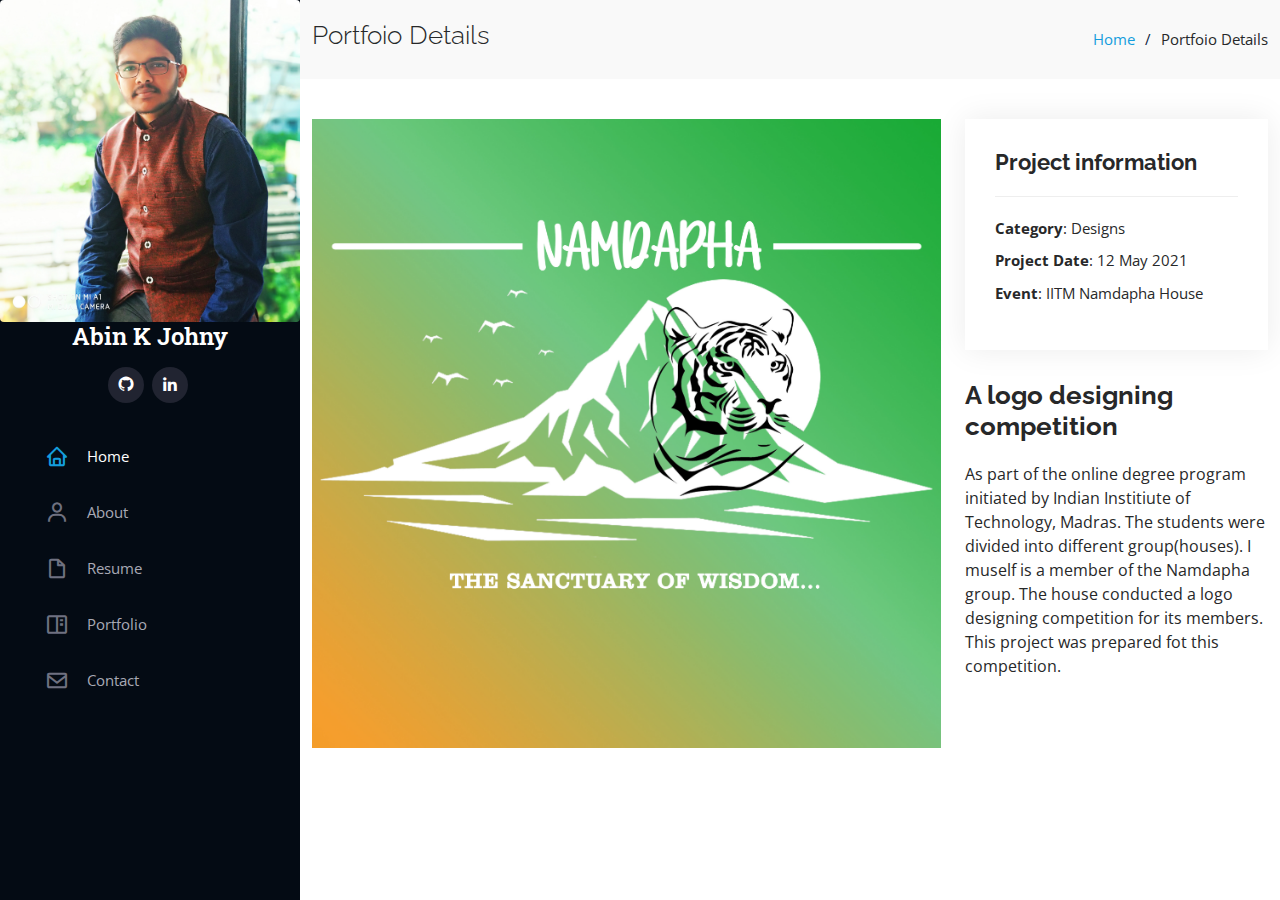
<file: portfolio-details.html>
<!DOCTYPE html>
<html lang="en">

<head>
  <meta charset="utf-8">
  <meta content="width=device-width, initial-scale=1.0" name="viewport">

  <title>Logo Design</title>
  <meta content="" name="description">
  <meta content="" name="keywords">

  <!-- Favicons -->
  <link href="assets/img/favicon.png" rel="icon">
  <link href="assets/img/apple-touch-icon.png" rel="apple-touch-icon">

  <!-- Google Fonts -->
  <link
   href="https://fonts.googleapis.com/css?family=Open+Sans:300,300i,400,400i,600,600i,700,700i|Raleway:300,300i,400,400i,500,500i,600,600i,700,700i|Poppins:300,300i,400,400i,500,500i,600,600i,700,700i" rel="stylesheet">
   <link rel="preconnect" href="https://fonts.googleapis.com">
   <link rel="preconnect" href="https://fonts.gstatic.com" crossorigin>
   <link
     href="https://fonts.googleapis.com/css2?family=Caveat:wght@400;500;600;700&family=Dancing+Script:wght@400;500;600;700&family=Inspiration&family=Kolker+Brush&family=Licorice&family=Merriweather:ital,wght@0,300;0,400;1,300;1,400&family=Montserrat:wght@100&family=Pacifico&family=Pushster&family=Roboto+Slab:wght@100;200;300;400;500;600;700&family=Vujahday+Script&family=Waterfall&display=swap"
     rel="stylesheet">
  <!-- Vendor CSS Files -->
  <link href="assets/vendor/aos/aos.css" rel="stylesheet">
  <link href="assets/vendor/bootstrap/css/bootstrap.min.css" rel="stylesheet">
  <link href="assets/vendor/bootstrap-icons/bootstrap-icons.css" rel="stylesheet">
  <link href="assets/vendor/boxicons/css/boxicons.min.css" rel="stylesheet">
  <link href="assets/vendor/glightbox/css/glightbox.min.css" rel="stylesheet">
  <link href="assets/vendor/swiper/swiper-bundle.min.css" rel="stylesheet">

  <!-- Template Main CSS File -->
  <link href="assets/css/style.css" rel="stylesheet">

</head>

<body>

  <!-- ======= Mobile nav toggle button ======= -->
  <i class="bi bi-list mobile-nav-toggle d-xl-none"></i>

  <!-- ======= Header ======= -->
  <header id="header">
    <div class="d-flex flex-column">

      <div class="profile">
        <img src="assets/img/IMG_20180927_103212.jpg" class="rounded" alt="Cinque Terre">
        <h1 class="text-light"><a href="index.html">Abin K Johny</a></h1>
        <div class="social-links mt-3 text-center">
          <a href="#" class="github"><i class="bx bxl-github"></i></a>
          <a href="#" class="linkedin"><i class="bx bxl-linkedin"></i></a>
        </div>
      </div>

      <nav id="navbar" class="nav-menu navbar">
        <ul>
          <li><a href="#hero" class="nav-link scrollto active"><i class="bx bx-home"></i> <span>Home</span></a></li>
          <li><a href="#about" class="nav-link scrollto"><i class="bx bx-user"></i> <span>About</span></a></li>
          <li><a href="#resume" class="nav-link scrollto"><i class="bx bx-file-blank"></i> <span>Resume</span></a></li>
          <li><a href="#portfolio" class="nav-link scrollto"><i class="bx bx-book-content"></i> <span>Portfolio</span></a></li>          
          <li><a href="#contact" class="nav-link scrollto"><i class="bx bx-envelope"></i> <span>Contact</span></a></li>
        </ul>
      </nav><!-- .nav-menu -->
    </div>
  </header><!-- End Header -->

  <main id="main">

    <!-- ======= Breadcrumbs ======= -->
    <section id="breadcrumbs" class="breadcrumbs">
      <div class="container">

        <div class="d-flex justify-content-between align-items-center">
          <h2>Portfoio Details</h2>
          <ol>
            <li><a href="index.html">Home</a></li>
            <li>Portfoio Details</li>
          </ol>
        </div>

      </div>
    </section><!-- End Breadcrumbs -->

    <!-- ======= Portfolio Details Section ======= -->
    <section id="portfolio-details" class="portfolio-details">
      <div class="container">

        <div class="row gy-4">

          <div class="col-lg-8">
            <div class="portfolio-details-slider swiper">
              <div class="swiper-wrapper align-items-center">

                <div class="swiper-slide">
                  <img src="assets/img/portfolio/IITM Logo.jpg" alt="">
                </div>

                <!-- <div class="swiper-slide">
                  <img src="assets/img/portfolio/portfolio-details-2.jpg" alt="">
                </div>

                <div class="swiper-slide">
                  <img src="assets/img/portfolio/portfolio-details-3.jpg" alt="">
                </div> -->

              </div>
              <div class="swiper-pagination"></div>
            </div>
          </div>

          <div class="col-lg-4">
            <div class="portfolio-info">
              <h3>Project information</h3>
              <ul>
                <li><strong>Category</strong>: Designs</li>
                <li><strong>Project Date</strong>: 12 May 2021</li>
                <li><strong>Event</strong>: IITM Namdapha House</li>                
              </ul>
            </div>
            <div class="portfolio-description">
              <h2>A logo designing competition</h2>
              <p>
                As part of the online degree program initiated by Indian Institiute of Technology, Madras. The students were divided into different group(houses). I muself is a member of the Namdapha group.
                The house conducted a logo designing competition for its members. This project was prepared fot this competition.</p>
            </div>
          </div>

        </div>

      </div>
    </section><!-- End Portfolio Details Section -->

  </main>
  <!-- End #main -->



  <a href="#" class="back-to-top d-flex align-items-center justify-content-center"><i class="bi bi-arrow-up-short"></i></a>

  <!-- Vendor JS Files -->
  <script src="assets/vendor/purecounter/purecounter.js"></script>
  <script src="assets/vendor/aos/aos.js"></script>
  <script src="assets/vendor/bootstrap/js/bootstrap.bundle.min.js"></script>
  <script src="assets/vendor/glightbox/js/glightbox.min.js"></script>
  <script src="assets/vendor/isotope-layout/isotope.pkgd.min.js"></script>
  <script src="assets/vendor/swiper/swiper-bundle.min.js"></script>
  <script src="assets/vendor/typed.js/typed.min.js"></script>
  <script src="assets/vendor/waypoints/noframework.waypoints.js"></script>
  <script src="assets/vendor/php-email-form/validate.js"></script>

  <!-- Template Main JS File -->
  <script src="assets/js/main.js"></script>

</body>

</html>
</file>
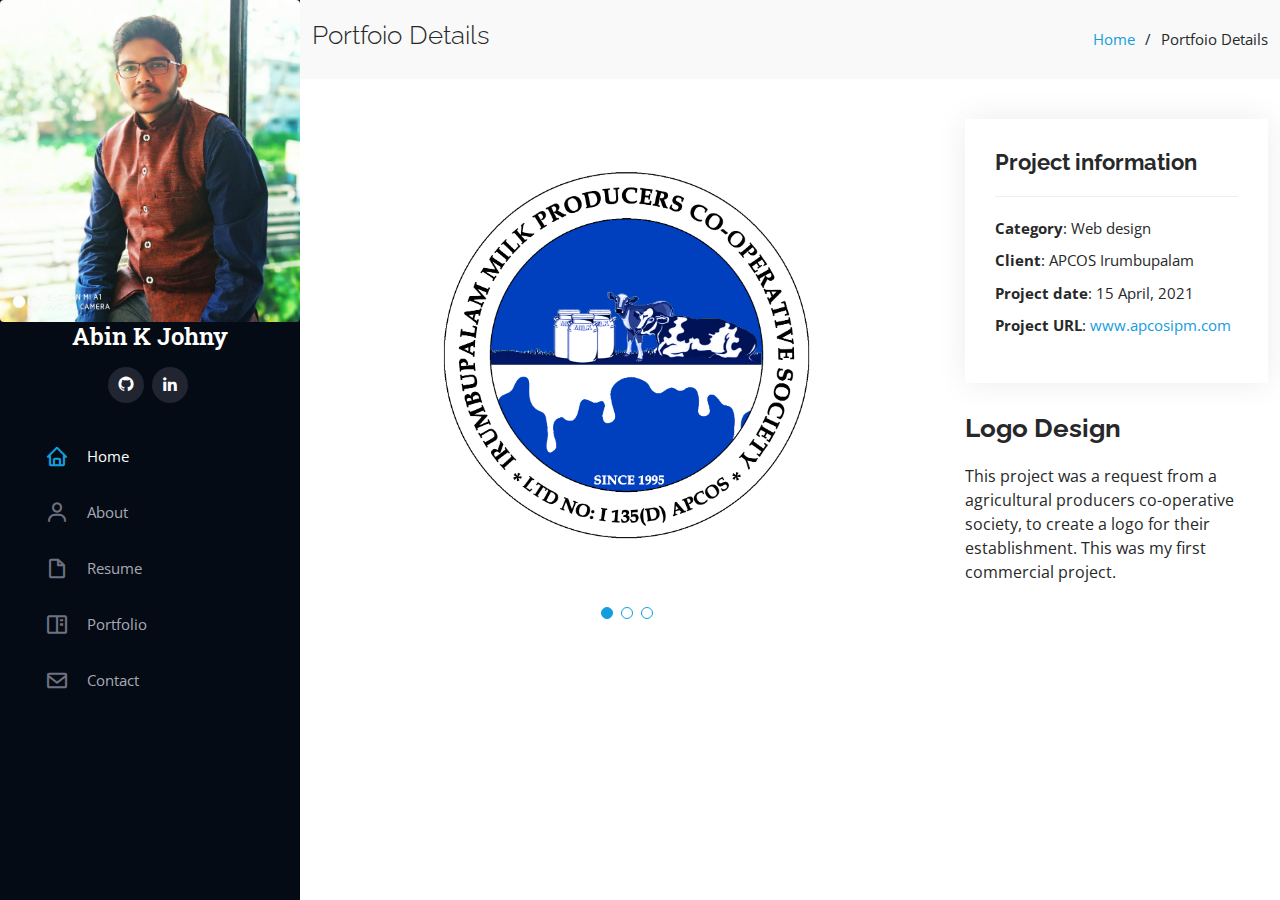
<file: portfolio-details2.html>
<!DOCTYPE html>
<html lang="en">

<head>
  <meta charset="utf-8">
  <meta content="width=device-width, initial-scale=1.0" name="viewport">

  <title>Portfolio Details - iPortfolio Bootstrap Template</title>
  <meta content="" name="description">
  <meta content="" name="keywords">

  <!-- Favicons -->
  <link href="assets/img/favicon.png" rel="icon">
  <link href="assets/img/apple-touch-icon.png" rel="apple-touch-icon">

  <!-- Google Fonts -->
  <link
   href="https://fonts.googleapis.com/css?family=Open+Sans:300,300i,400,400i,600,600i,700,700i|Raleway:300,300i,400,400i,500,500i,600,600i,700,700i|Poppins:300,300i,400,400i,500,500i,600,600i,700,700i" rel="stylesheet">
   <link rel="preconnect" href="https://fonts.googleapis.com">
   <link rel="preconnect" href="https://fonts.gstatic.com" crossorigin>
   <link
     href="https://fonts.googleapis.com/css2?family=Caveat:wght@400;500;600;700&family=Dancing+Script:wght@400;500;600;700&family=Inspiration&family=Kolker+Brush&family=Licorice&family=Merriweather:ital,wght@0,300;0,400;1,300;1,400&family=Montserrat:wght@100&family=Pacifico&family=Pushster&family=Roboto+Slab:wght@100;200;300;400;500;600;700&family=Vujahday+Script&family=Waterfall&display=swap"
     rel="stylesheet">
  <!-- Vendor CSS Files -->
  <link href="assets/vendor/aos/aos.css" rel="stylesheet">
  <link href="assets/vendor/bootstrap/css/bootstrap.min.css" rel="stylesheet">
  <link href="assets/vendor/bootstrap-icons/bootstrap-icons.css" rel="stylesheet">
  <link href="assets/vendor/boxicons/css/boxicons.min.css" rel="stylesheet">
  <link href="assets/vendor/glightbox/css/glightbox.min.css" rel="stylesheet">
  <link href="assets/vendor/swiper/swiper-bundle.min.css" rel="stylesheet">

  <!-- Template Main CSS File -->
  <link href="assets/css/style.css" rel="stylesheet">

</head>

<body>

  <!-- ======= Mobile nav toggle button ======= -->
  <i class="bi bi-list mobile-nav-toggle d-xl-none"></i>

  <!-- ======= Header ======= -->
  <header id="header">
    <div class="d-flex flex-column">

      <div class="profile">
        <img src="assets/img/IMG_20180927_103212.jpg" class="rounded" alt="Cinque Terre">
        <h1 class="text-light"><a href="index.html">Abin K Johny</a></h1>
        <div class="social-links mt-3 text-center">
          <a href="#" class="github"><i class="bx bxl-github"></i></a>
          <a href="#" class="linkedin"><i class="bx bxl-linkedin"></i></a>
        </div>
      </div>

      <nav id="navbar" class="nav-menu navbar">
        <ul>
          <li><a href="#hero" class="nav-link scrollto active"><i class="bx bx-home"></i> <span>Home</span></a></li>
          <li><a href="#about" class="nav-link scrollto"><i class="bx bx-user"></i> <span>About</span></a></li>
          <li><a href="#resume" class="nav-link scrollto"><i class="bx bx-file-blank"></i> <span>Resume</span></a></li>
          <li><a href="#portfolio" class="nav-link scrollto"><i class="bx bx-book-content"></i> <span>Portfolio</span></a></li>          
          <li><a href="#contact" class="nav-link scrollto"><i class="bx bx-envelope"></i> <span>Contact</span></a></li>
        </ul>
      </nav><!-- .nav-menu -->
    </div>
  </header><!-- End Header -->

  <main id="main">

    <!-- ======= Breadcrumbs ======= -->
    <section id="breadcrumbs" class="breadcrumbs">
      <div class="container">

        <div class="d-flex justify-content-between align-items-center">
          <h2>Portfoio Details</h2>
          <ol>
            <li><a href="index.html">Home</a></li>
            <li>Portfoio Details</li>
          </ol>
        </div>

      </div>
    </section><!-- End Breadcrumbs -->

    <!-- ======= Portfolio Details Section ======= -->
    <section id="portfolio-details" class="portfolio-details">
      <div class="container">

        <div class="row gy-4">

          <div class="col-lg-8">
            <div class="portfolio-details-slider swiper">
              <div class="swiper-wrapper align-items-center">

                <div class="swiper-slide">
                  <img src="assets/img/portfolio/Logo.jpg" alt="">
                </div>

                <div class="swiper-slide">
                  <img src="assets/img/portfolio/Milma Logo 1.jpg" alt="">
                </div>

                <div class="swiper-slide">
                  <img src="assets/img/portfolio/Screenshot from 2021-12-23 13-10-47.png" alt="">
                </div>

              </div>
              <div class="swiper-pagination"></div>
            </div>
          </div>

          <div class="col-lg-4">
            <div class="portfolio-info">
              <h3>Project information</h3>
              <ul>
                <li><strong>Category</strong>: Web design</li>
                <li><strong>Client</strong>: APCOS Irumbupalam</li>
                <li><strong>Project date</strong>: 15 April, 2021</li>
                <li><strong>Project URL</strong>: <a href="#">www.apcosipm.com</a></li>
              </ul>
            </div>
            <div class="portfolio-description">
              <h2>Logo Design</h2>
              <p>
                This project was a request from a agricultural producers co-operative society, to create a logo for their establishment. This was my first commercial project.
              </p>
            </div>
          </div>

        </div>

      </div>
    </section><!-- End Portfolio Details Section -->

  </main><!-- End #main -->


  <a href="#" class="back-to-top d-flex align-items-center justify-content-center"><i class="bi bi-arrow-up-short"></i></a>

  <!-- Vendor JS Files -->
  <script src="assets/vendor/purecounter/purecounter.js"></script>
  <script src="assets/vendor/aos/aos.js"></script>
  <script src="assets/vendor/bootstrap/js/bootstrap.bundle.min.js"></script>
  <script src="assets/vendor/glightbox/js/glightbox.min.js"></script>
  <script src="assets/vendor/isotope-layout/isotope.pkgd.min.js"></script>
  <script src="assets/vendor/swiper/swiper-bundle.min.js"></script>
  <script src="assets/vendor/typed.js/typed.min.js"></script>
  <script src="assets/vendor/waypoints/noframework.waypoints.js"></script>
  <script src="assets/vendor/php-email-form/validate.js"></script>

  <!-- Template Main JS File -->
  <script src="assets/js/main.js"></script>

</body>

</html>
</file>
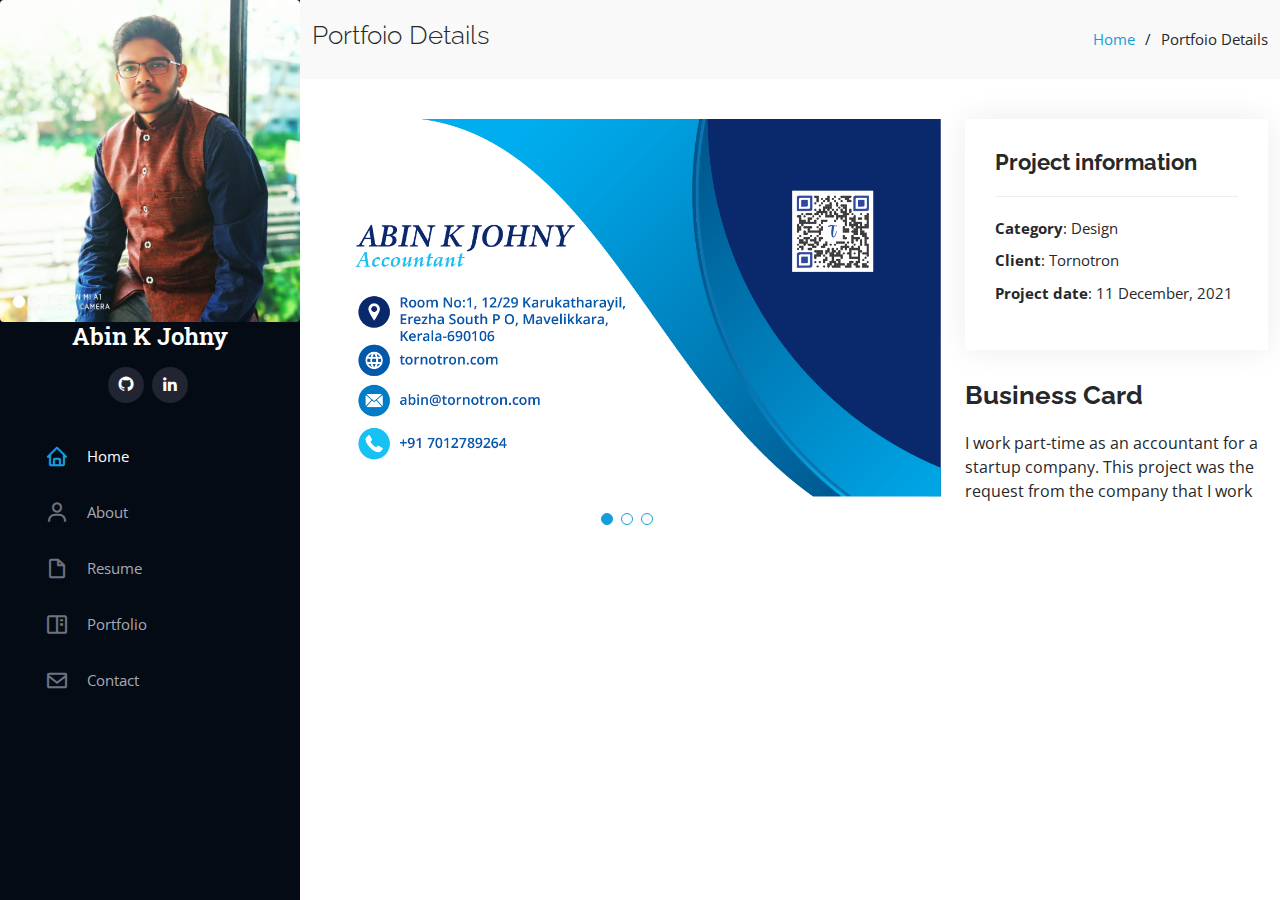
<file: portfolio-details4.html>
<!DOCTYPE html>
<html lang="en">

<head>
  <meta charset="utf-8">
  <meta content="width=device-width, initial-scale=1.0" name="viewport">

  <title>Portfolio Details - iPortfolio Bootstrap Template</title>
  <meta content="" name="description">
  <meta content="" name="keywords">

  <!-- Favicons -->
  <link href="assets/img/favicon.png" rel="icon">
  <link href="assets/img/apple-touch-icon.png" rel="apple-touch-icon">

  <!-- Google Fonts -->
  <link
   href="https://fonts.googleapis.com/css?family=Open+Sans:300,300i,400,400i,600,600i,700,700i|Raleway:300,300i,400,400i,500,500i,600,600i,700,700i|Poppins:300,300i,400,400i,500,500i,600,600i,700,700i" rel="stylesheet">
   <link rel="preconnect" href="https://fonts.googleapis.com">
   <link rel="preconnect" href="https://fonts.gstatic.com" crossorigin>
   <link
     href="https://fonts.googleapis.com/css2?family=Caveat:wght@400;500;600;700&family=Dancing+Script:wght@400;500;600;700&family=Inspiration&family=Kolker+Brush&family=Licorice&family=Merriweather:ital,wght@0,300;0,400;1,300;1,400&family=Montserrat:wght@100&family=Pacifico&family=Pushster&family=Roboto+Slab:wght@100;200;300;400;500;600;700&family=Vujahday+Script&family=Waterfall&display=swap"
     rel="stylesheet">
  <!-- Vendor CSS Files -->
  <link href="assets/vendor/aos/aos.css" rel="stylesheet">
  <link href="assets/vendor/bootstrap/css/bootstrap.min.css" rel="stylesheet">
  <link href="assets/vendor/bootstrap-icons/bootstrap-icons.css" rel="stylesheet">
  <link href="assets/vendor/boxicons/css/boxicons.min.css" rel="stylesheet">
  <link href="assets/vendor/glightbox/css/glightbox.min.css" rel="stylesheet">
  <link href="assets/vendor/swiper/swiper-bundle.min.css" rel="stylesheet">

  <!-- Template Main CSS File -->
  <link href="assets/css/style.css" rel="stylesheet">

</head>

<body>

  <!-- ======= Mobile nav toggle button ======= -->
  <i class="bi bi-list mobile-nav-toggle d-xl-none"></i>

  <!-- ======= Header ======= -->
  <header id="header">
    <div class="d-flex flex-column">

      <div class="profile">
        <img src="assets/img/IMG_20180927_103212.jpg" class="rounded" alt="Cinque Terre">
        <h1 class="text-light"><a href="index.html">Abin K Johny</a></h1>
        <div class="social-links mt-3 text-center">
          <a href="#" class="github"><i class="bx bxl-github"></i></a>
          <a href="#" class="linkedin"><i class="bx bxl-linkedin"></i></a>
        </div>
      </div>

      <nav id="navbar" class="nav-menu navbar">
        <ul>
          <li><a href="#hero" class="nav-link scrollto active"><i class="bx bx-home"></i> <span>Home</span></a></li>
          <li><a href="#about" class="nav-link scrollto"><i class="bx bx-user"></i> <span>About</span></a></li>
          <li><a href="#resume" class="nav-link scrollto"><i class="bx bx-file-blank"></i> <span>Resume</span></a></li>
          <li><a href="#portfolio" class="nav-link scrollto"><i class="bx bx-book-content"></i> <span>Portfolio</span></a></li>          
          <li><a href="#contact" class="nav-link scrollto"><i class="bx bx-envelope"></i> <span>Contact</span></a></li>
        </ul>
      </nav><!-- .nav-menu -->
    </div>
  </header><!-- End Header -->

  <main id="main">

    <!-- ======= Breadcrumbs ======= -->
    <section id="breadcrumbs" class="breadcrumbs">
      <div class="container">

        <div class="d-flex justify-content-between align-items-center">
          <h2>Portfoio Details</h2>
          <ol>
            <li><a href="index.html">Home</a></li>
            <li>Portfoio Details</li>
          </ol>
        </div>

      </div>
    </section><!-- End Breadcrumbs -->

    <!-- ======= Portfolio Details Section ======= -->
    <section id="portfolio-details" class="portfolio-details">
      <div class="container">

        <div class="row gy-4">

          <div class="col-lg-8">
            <div class="portfolio-details-slider swiper">
              <div class="swiper-wrapper align-items-center">

                <div class="swiper-slide">
                  <img src="assets/img/portfolio/Card1.png" alt="">
                </div>

                <div class="swiper-slide">
                  <img src="assets/img/portfolio/Card2.png" alt="">
                </div>

                <div class="swiper-slide">
                  <img src="assets/img/portfolio/Card.png" alt="">
                </div>

              </div>
              <div class="swiper-pagination"></div>
            </div>
          </div>

          <div class="col-lg-4">
            <div class="portfolio-info">
              <h3>Project information</h3>
              <ul>
                <li><strong>Category</strong>: Design</li>
                <li><strong>Client</strong>: Tornotron</li>
                <li><strong>Project date</strong>: 11 December, 2021</li>                
              </ul>
            </div>
            <div class="portfolio-description">
              <h2>Business Card</h2>
              <p>
                I work part-time as an accountant for a startup company. This project was the request from the company that I work
              </p>
            </div>
          </div>

        </div>

      </div>
    </section><!-- End Portfolio Details Section -->

  </main><!-- End #main -->

  <!-- ======= Footer ======= -->
  <!-- End  Footer -->

  <a href="#" class="back-to-top d-flex align-items-center justify-content-center"><i class="bi bi-arrow-up-short"></i></a>

  <!-- Vendor JS Files -->
  <script src="assets/vendor/purecounter/purecounter.js"></script>
  <script src="assets/vendor/aos/aos.js"></script>
  <script src="assets/vendor/bootstrap/js/bootstrap.bundle.min.js"></script>
  <script src="assets/vendor/glightbox/js/glightbox.min.js"></script>
  <script src="assets/vendor/isotope-layout/isotope.pkgd.min.js"></script>
  <script src="assets/vendor/swiper/swiper-bundle.min.js"></script>
  <script src="assets/vendor/typed.js/typed.min.js"></script>
  <script src="assets/vendor/waypoints/noframework.waypoints.js"></script>
  <script src="assets/vendor/php-email-form/validate.js"></script>

  <!-- Template Main JS File -->
  <script src="assets/js/main.js"></script>

</body>

</html>
</file>
<file: assets/css/style.css>
body {
  font-family: "Open Sans", sans-serif;
  color: #272829;
}

a {
  color: #149ddd;
  text-decoration: none;
}

a:hover {
  color: #37b3ed;
  text-decoration: none;
}

h1, h2, h3, h4, h5, h6 {
  font-family: "Raleway", sans-serif;
}

/*--------------------------------------------------------------
# Back to top button
--------------------------------------------------------------*/
.back-to-top {
  position: fixed;
  visibility: hidden;
  opacity: 0;
  right: 15px;
  bottom: 15px;
  z-index: 996;
  background: #149ddd;
  width: 40px;
  height: 40px;
  border-radius: 50px;
  transition: all 0.4s;
}
.back-to-top i {
  font-size: 28px;
  color: #fff;
  line-height: 0;
}
.back-to-top:hover {
  background: #2eafec;
  color: #fff;
}
.back-to-top.active {
  visibility: visible;
  opacity: 1;
}

/*--------------------------------------------------------------
# Header
--------------------------------------------------------------*/
#header {
  position: fixed;
  top: 0;
  left: 0;
  bottom: 0;
  width: 300px;
  transition: all ease-in-out 0.5s;
  z-index: 9997;
  transition: all 0.5s;
  padding: 0px;
  background: #040b14;
  overflow-y: auto;
}
#header .profile img {
  margin: 0px auto;
  display: block;
  width: 100%;
}
#header .profile h1 {
  font-size: 24px;
  margin: 4;
  padding: 0;
  font-weight: 600;
  -moz-text-align-last: center;
  text-align-last: center;
  font-family: 'Roboto Slab', serif;
}
#header .profile h1 a, #header .profile h1 a:hover {
  color: #fff;
  text-decoration: none;
}
#header .profile .social-links a {
  font-size: 18px;
  display: inline-block;
  background: #212431;
  color: #fff;
  line-height: 1;
  padding: 8px 0;
  margin-right: 4px;
  border-radius: 50%;
  text-align: center;
  width: 36px;
  height: 36px;
  transition: 0.3s;
}
#header .profile .social-links a:hover {
  background: #149ddd;
  color: #fff;
  text-decoration: none;
}

#main {
  margin-left: 300px;
}

@media (max-width: 1199px) {
  #header {
    left: -300px;
  }

  #main {
    margin-left: 0;
  }
}
/*--------------------------------------------------------------
# Navigation Menu
--------------------------------------------------------------*/
/* Desktop Navigation */
.nav-menu {
  padding: 30px 0 0 0;
}
.nav-menu * {
  margin: 0;
  padding-left: 10px;
  list-style: none;
}
.nav-menu > ul > li {
  position: relative;
  white-space: nowrap;
}
.nav-menu a, .nav-menu a:focus {
  display: flex;
  align-items: center;
  color: #a8a9b4;
  padding: 12px 15px;
  margin-bottom: 8px;
  transition: 0.3s;
  font-size: 15px;
}
.nav-menu a i, .nav-menu a:focus i {
  font-size: 24px;
  padding-right: 8px;
  color: #6f7180;
}
.nav-menu a:hover, .nav-menu .active, .nav-menu .active:focus, .nav-menu li:hover > a {
  text-decoration: none;
  color: #fff;
}
.nav-menu a:hover i, .nav-menu .active i, .nav-menu .active:focus i, .nav-menu li:hover > a i {
  color: #149ddd;
}

/* Mobile Navigation */
.mobile-nav-toggle {
  position: fixed;
  right: 15px;
  top: 15px;
  z-index: 9998;
  border: 0;
  font-size: 24px;
  transition: all 0.4s;
  outline: none !important;
  background-color: #149ddd;
  color: #fff;
  width: 40px;
  height: 40px;
  display: inline-flex;
  align-items: center;
  justify-content: center;
  line-height: 0;
  border-radius: 50px;
  cursor: pointer;
}

.mobile-nav-active {
  overflow: hidden;
}
.mobile-nav-active #header {
  left: 0;
}

/*--------------------------------------------------------------
# Hero Section
--------------------------------------------------------------*/
#hero {
  width: 100%;
  height: 100vh;
  background: url("../img/portfolio/walling-XLqiL-rz4V8-unsplash.jpg") top center;
  background-size: cover;
}
#hero:before {
  content: "";
  background: rgba(5, 13, 24, 0.3);
  position: absolute;
  bottom: 0;
  top: 0;
  left: 0;
  right: 0;
  z-index: 1;
}
#hero .hero-container {
  position: relative;
  z-index: 2;
  min-width: 300px;
}
#hero h1 {
  margin: 0 0 10px 0;
  font-size: 75px;
  font-weight: 700;
  line-height: 56px;
  color: #fff;
  font-family: 'Pushster', cursive;
}
#hero p {
  color: #fff;
  margin-bottom: 50px;
  font-size: 64px;
  font-weight: 800;
  font-family: 'Waterfall', cursive;
}
#hero p span {
  color: #fff;
  padding-bottom: 4px;
  letter-spacing: 1px;
  border-bottom: 3px solid #149ddd;
}
@media (min-width: 1024px) {
  #hero {
    background-attachment: fixed;
  }
}
@media (max-width: 768px) {
  #hero h1 {
    font-size: 28px;
    line-height: 36px;
  }
  #hero h2 {
    font-size: 18px;
    line-height: 24px;
    margin-bottom: 30px;
  }
}

/*--------------------------------------------------------------
# Sections General
--------------------------------------------------------------*/
section {
  padding: 60px 0;
  overflow: hidden;
}

.section-bg {
  background: #f5f8fd;
}

.section-title {
  padding-bottom: 30px;
}
.section-title h2 {
  font-size: 32px;
  font-weight: bold;
  margin-bottom: 20px;
  padding-bottom: 20px;
  position: relative;
  color: #173b6c;
}
.section-title h2::after {
  content: "";
  position: absolute;
  display: block;
  width: 50px;
  height: 3px;
  background: #149ddd;
  bottom: 0;
  left: 0;
}
.section-title p {
  margin-bottom: 0;
}

/*--------------------------------------------------------------
# About
--------------------------------------------------------------*/
.about .content h3 {
  font-weight: 700;
  font-size: 26px;
  color: #173b6c;
}
.about .content ul {
  list-style: none;
  padding: 0;
}
.about .content ul li {
  margin-bottom: 20px;
  display: flex;
  align-items: center;
}
.about .content ul strong {
  margin-right: 10px;
}
.about .content ul i {
  font-size: 16px;
  margin-right: 5px;
  color: #149ddd;
  line-height: 0;
}
.about .content p:last-child {
  margin-bottom: 0;
}

/*--------------------------------------------------------------
# Facts
--------------------------------------------------------------*/
.facts {
  padding-bottom: 30px;
}
.facts .count-box {
  padding: 30px;
  width: 100%;
}
.facts .count-box i {
  display: block;
  font-size: 44px;
  color: #149ddd;
  float: left;
  line-height: 0;
}
.facts .count-box span {
  font-size: 48px;
  line-height: 40px;
  display: block;
  font-weight: 700;
  color: #050d18;
  margin-left: 60px;
}
.facts .count-box p {
  padding: 15px 0 0 0;
  margin: 0 0 0 60px;
  font-family: "Raleway", sans-serif;
  font-size: 14px;
  color: #122f57;
}
.facts .count-box a {
  font-weight: 600;
  display: block;
  margin-top: 20px;
  color: #122f57;
  font-size: 15px;
  font-family: "Poppins", sans-serif;
  transition: ease-in-out 0.3s;
}
.facts .count-box a:hover {
  color: #1f5297;
}

/*--------------------------------------------------------------
# Akills
--------------------------------------------------------------*/
.skills .progress {
  height: 60px;
  display: block;
  background: none;
  border-radius: 0;
}
.skills .progress .skill {
  padding: 0;
  margin: 0 0 6px 0;
  text-transform: uppercase;
  display: block;
  font-weight: 600;
  font-family: "Poppins", sans-serif;
  color: #050d18;
}
.skills .progress .skill .val {
  float: right;
  font-style: normal;
}
.skills .progress-bar-wrap {
  background: #dce8f8;
  height: 10px;
}
.skills .progress-bar {
  width: 1px;
  height: 10px;
  transition: 0.9s;
  background-color: #149ddd;
}

/*--------------------------------------------------------------
# Resume
--------------------------------------------------------------*/
.resume .resume-title {
  font-size: 26px;
  font-weight: 700;
  margin-top: 20px;
  margin-bottom: 20px;
  color: #050d18;
}
.resume .resume-item {
  padding: 0 0 20px 20px;
  margin-top: -2px;
  border-left: 2px solid #1f5297;
  position: relative;
}
.resume .resume-item h4 {
  line-height: 18px;
  font-size: 18px;
  font-weight: 600;
  text-transform: uppercase;
  font-family: "Poppins", sans-serif;
  color: #050d18;
  margin-bottom: 10px;
}
.resume .resume-item h5 {
  font-size: 16px;
  background: #e4edf9;
  padding: 5px 15px;
  display: inline-block;
  font-weight: 600;
  margin-bottom: 10px;
}
.resume .resume-item ul {
  padding-left: 20px;
}
.resume .resume-item ul li {
  padding-bottom: 10px;
}
.resume .resume-item:last-child {
  padding-bottom: 0;
}
.resume .resume-item::before {
  content: "";
  position: absolute;
  width: 16px;
  height: 16px;
  border-radius: 50px;
  left: -9px;
  top: 0;
  background: #fff;
  border: 2px solid #1f5297;
}

/*--------------------------------------------------------------
# Portfolio
--------------------------------------------------------------*/
.portfolio .portfolio-item {
  margin-bottom: 30px;
}
.portfolio #portfolio-flters {
  padding: 0;
  margin: 0 auto 35px auto;
  list-style: none;
  text-align: center;
  background: #fff;
  border-radius: 50px;
  padding: 2px 15px;
}
.portfolio #portfolio-flters li {
  cursor: pointer;
  display: inline-block;
  padding: 10px 15px 8px 15px;
  font-size: 14px;
  font-weight: 600;
  line-height: 1;
  text-transform: uppercase;
  color: #272829;
  margin-bottom: 5px;
  transition: all 0.3s ease-in-out;
}
.portfolio #portfolio-flters li:hover, .portfolio #portfolio-flters li.filter-active {
  color: #149ddd;
}
.portfolio #portfolio-flters li:last-child {
  margin-right: 0;
}
.portfolio .portfolio-wrap {
  transition: 0.3s;
  position: relative;
  overflow: hidden;
  z-index: 1;
}
.portfolio .portfolio-wrap::before {
  content: "";
  background: rgba(255, 255, 255, 0.5);
  position: absolute;
  left: 0;
  right: 0;
  top: 0;
  bottom: 0;
  transition: all ease-in-out 0.3s;
  z-index: 2;
  opacity: 0;
}
.portfolio .portfolio-wrap .portfolio-links {
  opacity: 1;
  left: 0;
  right: 0;
  bottom: -60px;
  z-index: 3;
  position: absolute;
  transition: all ease-in-out 0.3s;
  display: flex;
  justify-content: center;
}
.portfolio .portfolio-wrap .portfolio-links a {
  color: #fff;
  font-size: 28px;
  text-align: center;
  background: rgba(20, 157, 221, 0.75);
  transition: 0.3s;
  width: 50%;
}
.portfolio .portfolio-wrap .portfolio-links a:hover {
  background: rgba(20, 157, 221, 0.95);
}
.portfolio .portfolio-wrap .portfolio-links a + a {
  border-left: 1px solid #37b3ed;
}
.portfolio .portfolio-wrap:hover::before {
  top: 0;
  left: 0;
  right: 0;
  bottom: 0;
  opacity: 1;
}
.portfolio .portfolio-wrap:hover .portfolio-links {
  opacity: 1;
  bottom: 0;
}

/*--------------------------------------------------------------
# Portfolio Details
--------------------------------------------------------------*/
.portfolio-details {
  padding-top: 40px;
}
.portfolio-details .portfolio-details-slider img {
  width: 100%;
}
.portfolio-details .portfolio-details-slider .swiper-pagination {
  margin-top: 20px;
  position: relative;
}
.portfolio-details .portfolio-details-slider .swiper-pagination .swiper-pagination-bullet {
  width: 12px;
  height: 12px;
  background-color: #fff;
  opacity: 1;
  border: 1px solid #149ddd;
}
.portfolio-details .portfolio-details-slider .swiper-pagination .swiper-pagination-bullet-active {
  background-color: #149ddd;
}
.portfolio-details .portfolio-info {
  padding: 30px;
  box-shadow: 0px 0 30px rgba(5, 13, 24, 0.08);
}
.portfolio-details .portfolio-info h3 {
  font-size: 22px;
  font-weight: 700;
  margin-bottom: 20px;
  padding-bottom: 20px;
  border-bottom: 1px solid #eee;
}
.portfolio-details .portfolio-info ul {
  list-style: none;
  padding: 0;
  font-size: 15px;
}
.portfolio-details .portfolio-info ul li + li {
  margin-top: 10px;
}
.portfolio-details .portfolio-description {
  padding-top: 30px;
}
.portfolio-details .portfolio-description h2 {
  font-size: 26px;
  font-weight: 700;
  margin-bottom: 20px;
}
.portfolio-details .portfolio-description p {
  padding: 0;
}

/*--------------------------------------------------------------
# Hobbies
--------------------------------------------------------------*/
.services .icon-box {
  margin-bottom: 20px;
}
.services .icon {
  float: left;
  display: flex;
  align-items: center;
  justify-content: center;
  width: 54px;
  height: 54px;
  background: #149ddd;
  border-radius: 50%;
  transition: 0.5s;
  border: 1px solid #149ddd;
}
.services .icon i {
  color: #fff;
  font-size: 24px;
  line-height: 0;
}
.services .icon-box:hover .icon {
  background: #fff;
}
.services .icon-box:hover .icon i {
  color: #149ddd;
}
.services .title {
  margin-left: 80px;
  font-weight: 700;
  margin-bottom: 15px;
  font-size: 18px;
}
.services .title a {
  color: #343a40;
}
.services .title a:hover {
  color: #149ddd;
}
.services .description {
  margin-left: 80px;
  line-height: 24px;
  font-size: 14px;
}

/*--------------------------------------------------------------
# Testimonials
--------------------------------------------------------------*/
.testimonials .testimonials-carousel, .testimonials .testimonials-slider {
  overflow: hidden;
}
.testimonials .testimonial-item {
  box-sizing: content-box;
  text-align: center;
  min-height: 320px;
}
.testimonials .testimonial-item .testimonial-img {
  width: 90px;
  border-radius: 50%;
  margin: 0 auto;
}
.testimonials .testimonial-item h3 {
  font-size: 18px;
  font-weight: bold;
  margin: 10px 0 5px 0;
  color: #111;
}
.testimonials .testimonial-item h4 {
  font-size: 14px;
  color: #999;
  margin: 0;
}
.testimonials .testimonial-item .quote-icon-left, .testimonials .testimonial-item .quote-icon-right {
  color: #c3e8fa;
  font-size: 26px;
}
.testimonials .testimonial-item .quote-icon-left {
  display: inline-block;
  left: -5px;
  position: relative;
}
.testimonials .testimonial-item .quote-icon-right {
  display: inline-block;
  right: -5px;
  position: relative;
  top: 10px;
}
.testimonials .testimonial-item p {
  font-style: italic;
  margin: 0 15px 15px 15px;
  padding: 20px;
  background: #fff;
  position: relative;
  margin-bottom: 35px;
  border-radius: 6px;
  box-shadow: 0px 2px 15px rgba(0, 0, 0, 0.1);
}
.testimonials .testimonial-item p::after {
  content: "";
  width: 0;
  height: 0;
  border-top: 20px solid #fff;
  border-right: 20px solid transparent;
  border-left: 20px solid transparent;
  position: absolute;
  bottom: -20px;
  left: calc(50% - 20px);
}
.testimonials .swiper-pagination {
  margin-top: 20px;
  position: relative;
}
.testimonials .swiper-pagination .swiper-pagination-bullet {
  width: 12px;
  height: 12px;
  background-color: #fff;
  opacity: 1;
  border: 1px solid #149ddd;
}
.testimonials .swiper-pagination .swiper-pagination-bullet-active {
  background-color: #149ddd;
}

/*--------------------------------------------------------------
# Contact
--------------------------------------------------------------*/
.contact {
  padding-bottom: 130px;
  background-color: #ecf0fc;
}
.contact .info {
  padding: 30px;
  background: #fff;
  width: 100%;
  box-shadow: 0 0 24px 0 rgba(0, 0, 0, 0.12);
}
.contact .info i {
  font-size: 20px;
  color: #149ddd;
  float: left;
  width: 44px;
  height: 44px;
  background: #dff3fc;
  display: flex;
  justify-content: center;
  align-items: center;
  border-radius: 50px;
  transition: all 0.3s ease-in-out;
}
.contact .info h4 {
  padding: 0 0 0 60px;
  font-size: 22px;
  font-weight: 600;
  margin-bottom: 5px;
  color: #050d18;
}
.contact .info p {
  padding: 0 0 10px 60px;
  margin-bottom: 20px;
  font-size: 14px;
  color: #173b6c;
}
.contact .info .email p {
  padding-top: 5px;
}
.contact .info .social-links {
  padding-left: 60px;
}
.contact .info .social-links a {
  font-size: 18px;
  display: inline-block;
  background: #333;
  color: #fff;
  line-height: 1;
  padding: 8px 0;
  border-radius: 50%;
  text-align: center;
  width: 36px;
  height: 36px;
  transition: 0.3s;
  margin-right: 10px;
}
.contact .info .social-links a:hover {
  background: #149ddd;
  color: #fff;
}
.contact .info .email:hover i, .contact .info .address:hover i, .contact .info .phone:hover i {
  background: #149ddd;
  color: #fff;
}
.contact .php-email-form {
  width: 100%;
  padding: 30px;
  background: #fff;
  box-shadow: 0 0 24px 0 rgba(0, 0, 0, 0.12);
}
.contact .php-email-form .form-group {
  padding-bottom: 8px;
}
.contact .php-email-form .validate {
  display: none;
  color: red;
  margin: 0 0 15px 0;
  font-weight: 400;
  font-size: 13px;
}
.contact .php-email-form .error-message {
  display: none;
  color: #fff;
  background: #ed3c0d;
  text-align: left;
  padding: 15px;
  font-weight: 600;
}
.contact .php-email-form .error-message br + br {
  margin-top: 25px;
}
.contact .php-email-form .sent-message {
  display: none;
  color: #fff;
  background: #18d26e;
  text-align: center;
  padding: 15px;
  font-weight: 600;
}
.contact .php-email-form .loading {
  display: none;
  background: #fff;
  text-align: center;
  padding: 15px;
}
.contact .php-email-form .loading:before {
  content: "";
  display: inline-block;
  border-radius: 50%;
  width: 24px;
  height: 24px;
  margin: 0 10px -6px 0;
  border: 3px solid #18d26e;
  border-top-color: #eee;
  -webkit-animation: animate-loading 1s linear infinite;
  animation: animate-loading 1s linear infinite;
}
.contact .php-email-form .form-group {
  margin-bottom: 15px;
}
.contact .php-email-form label {
  padding-bottom: 8px;
}
.contact .php-email-form input, .contact .php-email-form textarea {
  border-radius: 0;
  box-shadow: none;
  font-size: 14px;
}
.contact .php-email-form input {
  height: 44px;
}
.contact .php-email-form textarea {
  padding: 10px 15px;
}
.contact .php-email-form button[type=submit] {
  background: #149ddd;
  border: 0;
  padding: 10px 24px;
  color: #fff;
  transition: 0.4s;
  border-radius: 4px;
}
.contact .php-email-form button[type=submit]:hover {
  background: #37b3ed;
}
@-webkit-keyframes animate-loading {
  0% {
    transform: rotate(0deg);
  }
  100% {
    transform: rotate(360deg);
  }
}
@keyframes animate-loading {
  0% {
    transform: rotate(0deg);
  }
  100% {
    transform: rotate(360deg);
  }
}

/*--------------------------------------------------------------
# Breadcrumbs
--------------------------------------------------------------*/
.breadcrumbs {
  padding: 20px 0;
  background: #f9f9f9;
}
.breadcrumbs h2 {
  font-size: 26px;
  font-weight: 300;
}
.breadcrumbs ol {
  display: flex;
  flex-wrap: wrap;
  list-style: none;
  padding: 0;
  margin: 0;
  font-size: 15px;
}
.breadcrumbs ol li + li {
  padding-left: 10px;
}
.breadcrumbs ol li + li::before {
  display: inline-block;
  padding-right: 10px;
  color: #0e2442;
  content: "/";
}
@media (max-width: 768px) {
  .breadcrumbs .d-flex {
    display: block !important;
  }
  .breadcrumbs ol {
    display: block;
  }
  .breadcrumbs ol li {
    display: inline-block;
  }
}

/*--------------------------------------------------------------
# Footer
--------------------------------------------------------------*/
#footer {
  padding: 15px;
  color: #f4f6fd;
  font-size: 14px;
  position: fixed;
  left: 0;
  bottom: 0;
  width: 300px;
  z-index: 9999;
  background: #040b14;
}
#footer .copyright {
  text-align: center;
}
#footer .credits {
  padding-top: 5px;
  text-align: center;
  font-size: 13px;
  color: #eaebf0;
}
@media (max-width: 1199px) {
  #footer {
    position: static;
    width: auto;
    padding-right: 20px 15px;
  }
}
</file>
